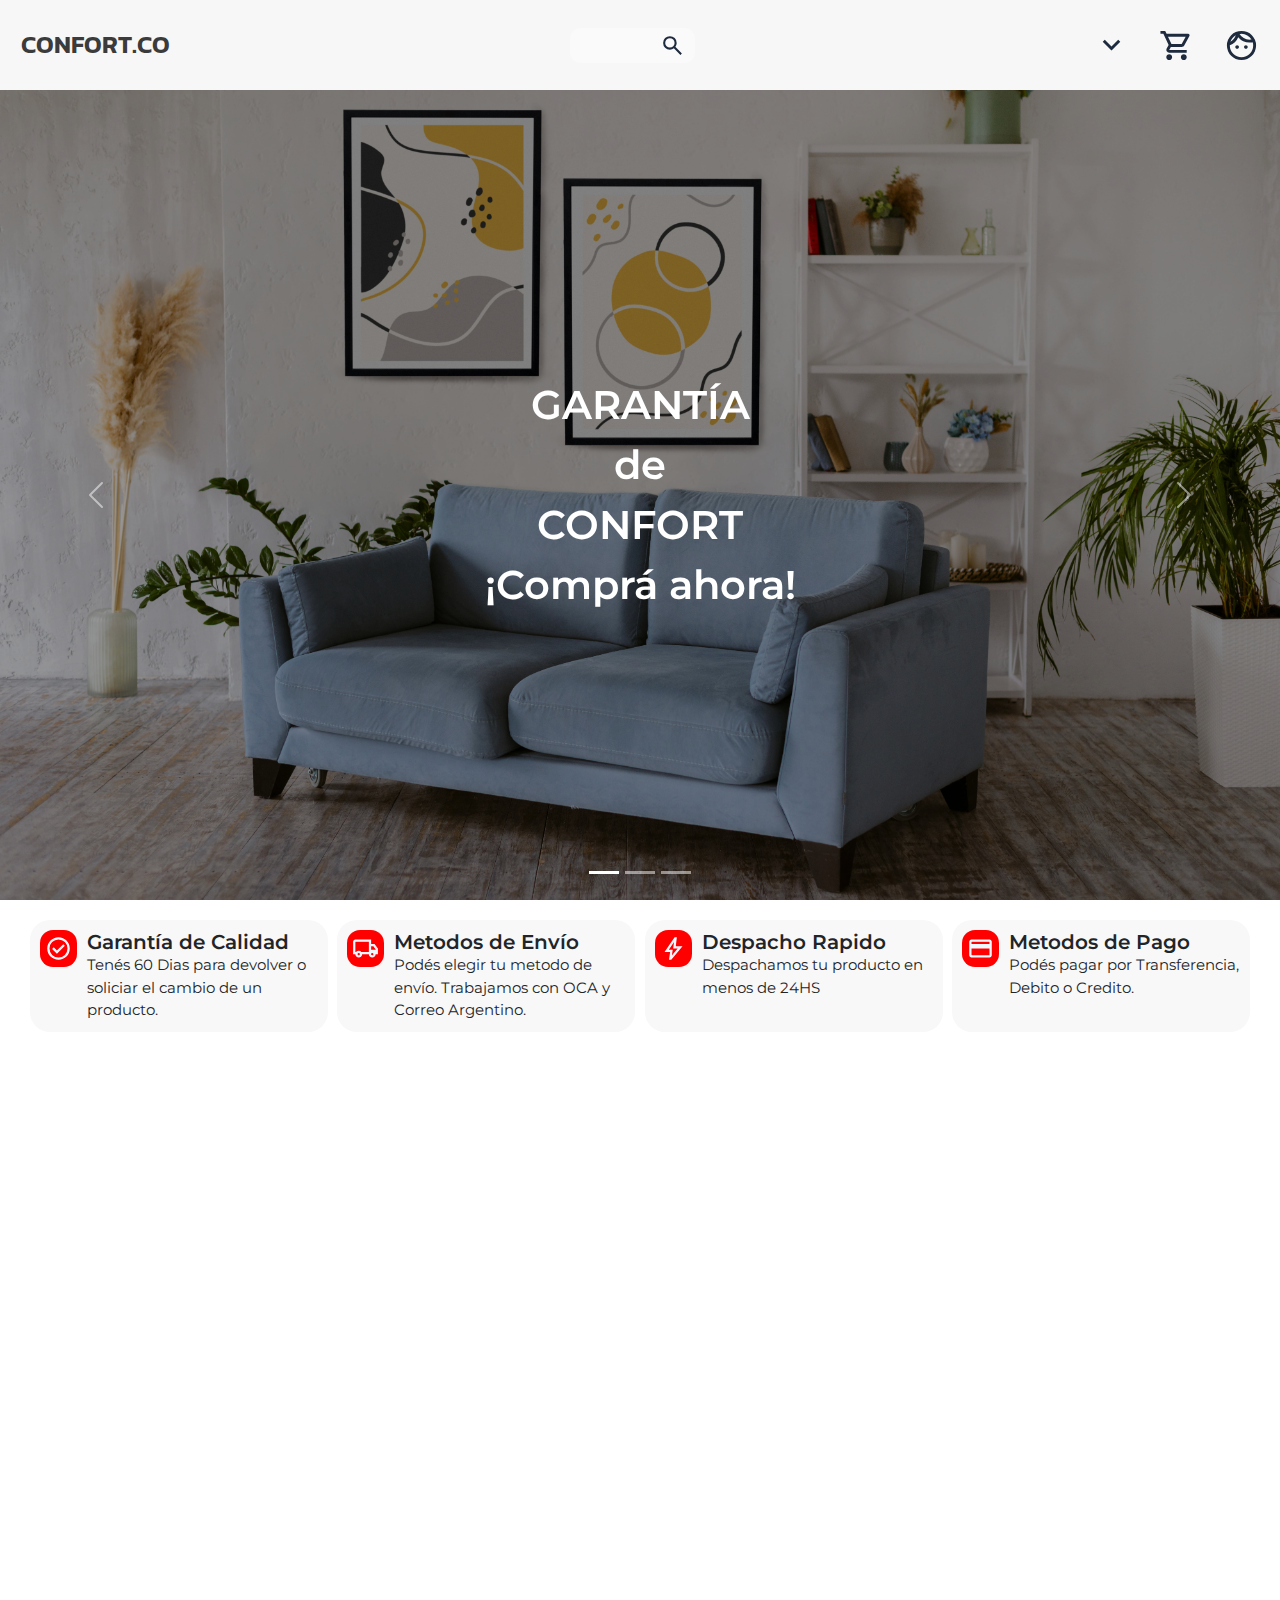
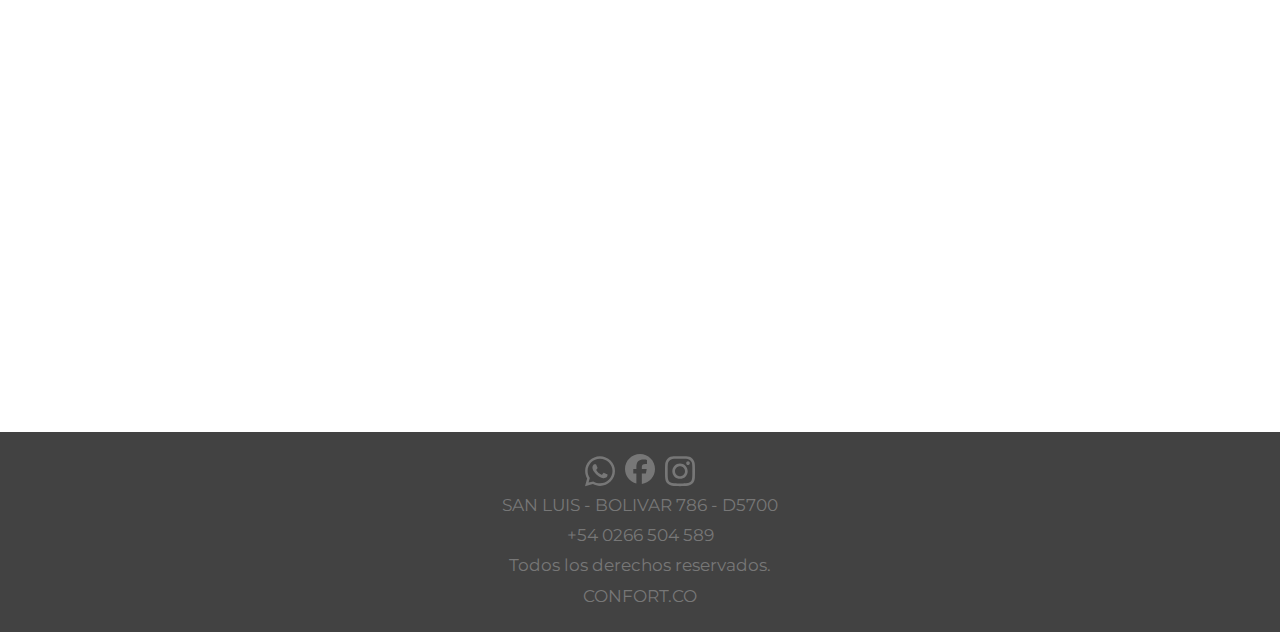
<file: index.html>
<!DOCTYPE html>
<html lang="es">
<head>
    <link href="https://cdn.jsdelivr.net/npm/bootstrap@5.3.3/dist/css/bootstrap.min.css" rel="stylesheet" integrity="sha384-QWTKZyjpPEjISv5WaRU9OFeRpok6YctnYmDr5pNlyT2bRjXh0JMhjY6hW+ALEwIH" crossorigin="anonymous">
    <meta charset="UTF-8">
    <meta name="viewport" content="width=device-width, initial-scale=1.0">
    <title>Confort.CO</title>
    <link rel="stylesheet" href="./css/style.css">
    <link href="https://unpkg.com/aos@2.3.1/dist/aos.css" rel="stylesheet">
</head>
<body>
    <header>
        <nav>
            <a href="#" class="navBrand" id="navBrand">CONFORT.CO</a>
            
            <div class="searchContainer"> 
              <input type="text" id="searchInput">
              <a href="./pages/productsPageSearch.html"><svg xmlns="http://www.w3.org/2000/svg" height="24px" viewBox="0 -960 960 960" width="24px" fill="#5f6368" id="searchButton"><path d="M784-120 532-372q-30 24-69 38t-83 14q-109 0-184.5-75.5T120-580q0-109 75.5-184.5T380-840q109 0 184.5 75.5T640-580q0 44-14 83t-38 69l252 252-56 56ZM380-400q75 0 127.5-52.5T560-580q0-75-52.5-127.5T380-760q-75 0-127.5 52.5T200-580q0 75 52.5 127.5T380-400Z"/></svg>
              </a>
              </div>

            <div class="navUtilityes">
              <div class="dropp">
                  <p class="d-inline-flex gap-1">
                      <button type="button" data-bs-toggle="collapse" data-bs-target="#collapseExample" aria-expanded="false" aria-controls="collapseExample">
                          <svg xmlns="http://www.w3.org/2000/svg" height="24px" viewBox="0 -960 960 960" width="24px" fill="#5f6368" class="iconNav dropdown" id="dropButton"><path d="M480-344 240-584l56-56 184 184 184-184 56 56-240 240Z"/></svg>
                      </button>
                    </p>
                    <div class="collapse" id="collapseExample">
                      <div class="navLinks">
                        <a href="./pages/productsPage.html" id="living">Living</a>
                        <a href="./pages/productsPage.html" id="dormitorio">Dormitorios</a>
                        <a href="./pages/productsPage.html" id="comedor">Comedor</a>
                        <a href="./pages/productsPage.html" id="outlet">Outlet</a>
                      </div>
                    </div>
              </div>
              <div class="navItems">
                <button class="navbar-toggler" type="button" data-bs-toggle="offcanvas" data-bs-target="#offcanvasNavbar" aria-controls="offcanvasNavbar" aria-label="Toggle navigation">
                  <svg xmlns="http://www.w3.org/2000/svg" height="24px" viewBox="0 -960 960 960" width="24px" fill="#5f6368" class="iconNav"><path d="M280-80q-33 0-56.5-23.5T200-160q0-33 23.5-56.5T280-240q33 0 56.5 23.5T360-160q0 33-23.5 56.5T280-80Zm400 0q-33 0-56.5-23.5T600-160q0-33 23.5-56.5T680-240q33 0 56.5 23.5T760-160q0 33-23.5 56.5T680-80ZM246-720l96 200h280l110-200H246Zm-38-80h590q23 0 35 20.5t1 41.5L692-482q-11 20-29.5 31T622-440H324l-44 80h480v80H280q-45 0-68-39.5t-2-78.5l54-98-144-304H40v-80h130l38 80Zm134 280h280-280Z"/></svg>
                </button>
                <div class="offcanvas offcanvas-end" tabindex="-1" id="offcanvasNavbar" aria-labelledby="offcanvasNavbarLabel">
                  <section id="cartPage">
                    <section id="productsCartList">
                    </section>
                    <section id="total">
                      <h3 id="totalH3">El carrito está vacio, vamos a llenarlo!</h3>
                      <h3 id="dolarh3">Valor del Dolar:</h3>
                      <div>
                        <button>Continuar con la compra</button>
                        <button><a href="./productsPage.html">Seguir comprando</a></button>
                      </div>
                    </section>
                  </section>
                </div>
                  <a href="./pages/account.html"><svg xmlns="http://www.w3.org/2000/svg" height="24px" viewBox="0 -960 960 960" width="24px" fill="#5f6368" class="iconNav"><path d="M360-390q-21 0-35.5-14.5T310-440q0-21 14.5-35.5T360-490q21 0 35.5 14.5T410-440q0 21-14.5 35.5T360-390Zm240 0q-21 0-35.5-14.5T550-440q0-21 14.5-35.5T600-490q21 0 35.5 14.5T650-440q0 21-14.5 35.5T600-390ZM480-160q134 0 227-93t93-227q0-24-3-46.5T786-570q-21 5-42 7.5t-44 2.5q-91 0-172-39T390-708q-32 78-91.5 135.5T160-486v6q0 134 93 227t227 93Zm0 80q-83 0-156-31.5T197-197q-54-54-85.5-127T80-480q0-83 31.5-156T197-763q54-54 127-85.5T480-880q83 0 156 31.5T763-763q54 54 85.5 127T880-480q0 83-31.5 156T763-197q-54 54-127 85.5T480-80Zm-54-715q42 70 114 112.5T700-640q14 0 27-1.5t27-3.5q-42-70-114-112.5T480-800q-14 0-27 1.5t-27 3.5ZM177-581q51-29 89-75t57-103q-51 29-89 75t-57 103Zm249-214Zm-103 36Z"/></svg></a>
              </div>
            </div>
        </nav>
    </header>

    <main>
        <section class="indexBanner">
          <div id="carouselExampleIndicators" class="carousel slide" data-bs-ride="carousel">
            <div class="carousel-indicators">
              <button type="button" data-bs-target="#carouselExampleIndicators" data-bs-slide-to="0" class="active" aria-current="true" aria-label="Slide 1"></button>
              <button type="button" data-bs-target="#carouselExampleIndicators" data-bs-slide-to="1" aria-label="Slide 2"></button>
              <button type="button" data-bs-target="#carouselExampleIndicators" data-bs-slide-to="2" aria-label="Slide 3"></button>
            </div>
            <div class="carousel-inner">
              <div class="carousel-item active" data-bs-interval="3000">
                <div>
                  <p>GARANTÍA <br> de <br> CONFORT</p>
                  <p>¡Comprá ahora!</p>
                </div>
                <img src="./images/bannerIndex/pic1.jpg" alt="product">
              </div>
              <div class="carousel-item" data-bs-interval="3000">
                <div>
                  <p>GARANTÍA <br> de <br> CONFORT</p>
                  <p>¡Comprá ahora!</p>
                </div>
                <img src="./images/bannerIndex/pic2.jpg" alt="product">
              </div>
              <div class="carousel-item" data-bs-interval="3000">
                <div>
                  <p>GARANTÍA <br> de <br> CONFORT</p>
                  <p>¡Comprá ahora!</p>
                </div>
                <img src="./images/bannerIndex/pic3.jpg" alt="product">
              </div>
            </div>
            <button class="carousel-control-prev" type="button" data-bs-target="#carouselExampleIndicators" data-bs-slide="prev">
              <span class="carousel-control-prev-icon" aria-hidden="true"></span>
              <span class="visually-hidden">Previous</span>
            </button>
            <button class="carousel-control-next" type="button" data-bs-target="#carouselExampleIndicators" data-bs-slide="next">
              <span class="carousel-control-next-icon" aria-hidden="true"></span>
              <span class="visually-hidden">Next</span>
            </button>
          </div>
        </section>
        <section class="indexInfo">
          <article class="infoCard">
            <img src="./images/icons/check.svg" alt="">
            <div>
              <h6>Garantía de Calidad</h6>
              <p>Tenés 60 Dias para devolver o soliciar el cambio de un producto.</p>
            </div>
          </article>
          <article class="infoCard">
            <img src="./images/icons/camion.svg" alt="">
            <div>
              <h6>Metodos de Envío</h6>
              <p>Podés elegir tu metodo de envío.
              Trabajamos con OCA y Correo Argentino.</p>
            </div>
          </article>
          <article class="infoCard">
            <img src="./images/icons/rayo.svg" alt="">
            <div>
              <h6>Despacho Rapido</h6>
              <p>Despachamos tu producto en menos de 24HS</p>
            </div>
          </article>
          <article class="infoCard">
            <img src="./images/icons/tarjeta.svg" alt="">
            <div>
              <h6>Metodos de Pago</h6>
              <p>Podés pagar por Transferencia, Debito o Credito.</p>
            </div>
          </article>
        </section>
        <section class="indexGrid">
          <div class="gridItem grid1" data-aos="fade-up">
            <a href="./pages/productsPage.html" id="livingCard" class="gridItem grid1">
              <p>Living</p>
              <img src="./images/gridIndex/pic1.avif" alt="product" id="living">
            </a>
          </div>
          <div class="gridItem grid2" data-aos="fade-up">
            <a href="./pages/productsPage.html" id="dormitorioCard" class="gridItem grid2">
              <p>Dormitorio</p>
              <img src="./images/gridIndex/pic2.avif" alt="product">
            </a>
          </div>
          <div class="gridItem grid3" data-aos="fade-up">
            <a href="./pages/productsPage.html" id="comedorCard" class="gridItem grid3">
              <p>Comedor</p>
              <img src="./images/gridIndex/pic3.avif" alt="product">
            </a>
          </div>
          <div class="gridItem grid4" data-aos="fade-up">
            <a href="./pages/productsPage.html" id="outletCard" class="gridItem grid4">
              <p>Outlet</p>
              <img src="./images/gridIndex/pic4.avif" alt="product">
            </a>
          </div>
        </section>
    </main>

    <footer>
      <div class="redes"><a href="#">
        <svg xmlns="http://www.w3.org/2000/svg" viewBox="0 0 448 512"><!--!Font Awesome Free 6.6.0 by @fontawesome - https://fontawesome.com License - https://fontawesome.com/license/free Copyright 2024 Fonticons, Inc.--><path d="M380.9 97.1C339 55.1 283.2 32 223.9 32c-122.4 0-222 99.6-222 222 0 39.1 10.2 77.3 29.6 111L0 480l117.7-30.9c32.4 17.7 68.9 27 106.1 27h.1c122.3 0 224.1-99.6 224.1-222 0-59.3-25.2-115-67.1-157zm-157 341.6c-33.2 0-65.7-8.9-94-25.7l-6.7-4-69.8 18.3L72 359.2l-4.4-7c-18.5-29.4-28.2-63.3-28.2-98.2 0-101.7 82.8-184.5 184.6-184.5 49.3 0 95.6 19.2 130.4 54.1 34.8 34.9 56.2 81.2 56.1 130.5 0 101.8-84.9 184.6-186.6 184.6zm101.2-138.2c-5.5-2.8-32.8-16.2-37.9-18-5.1-1.9-8.8-2.8-12.5 2.8-3.7 5.6-14.3 18-17.6 21.8-3.2 3.7-6.5 4.2-12 1.4-32.6-16.3-54-29.1-75.5-66-5.7-9.8 5.7-9.1 16.3-30.3 1.8-3.7 .9-6.9-.5-9.7-1.4-2.8-12.5-30.1-17.1-41.2-4.5-10.8-9.1-9.3-12.5-9.5-3.2-.2-6.9-.2-10.6-.2-3.7 0-9.7 1.4-14.8 6.9-5.1 5.6-19.4 19-19.4 46.3 0 27.3 19.9 53.7 22.6 57.4 2.8 3.7 39.1 59.7 94.8 83.8 35.2 15.2 49 16.5 66.6 13.9 10.7-1.6 32.8-13.4 37.4-26.4 4.6-13 4.6-24.1 3.2-26.4-1.3-2.5-5-3.9-10.5-6.6z"/></svg>
      </a>
        <a href="#">
          <svg xmlns="http://www.w3.org/2000/svg" viewBox="0 0 512 512"><!--!Font Awesome Free 6.6.0 by @fontawesome - https://fontawesome.com License - https://fontawesome.com/license/free Copyright 2024 Fonticons, Inc.--><path d="M512 256C512 114.6 397.4 0 256 0S0 114.6 0 256C0 376 82.7 476.8 194.2 504.5V334.2H141.4V256h52.8V222.3c0-87.1 39.4-127.5 125-127.5c16.2 0 44.2 3.2 55.7 6.4V172c-6-.6-16.5-1-29.6-1c-42 0-58.2 15.9-58.2 57.2V256h83.6l-14.4 78.2H287V510.1C413.8 494.8 512 386.9 512 256h0z"/></svg>
        </a>
        <a href="#">
          <svg xmlns="http://www.w3.org/2000/svg" viewBox="0 0 448 512"><!--!Font Awesome Free 6.6.0 by @fontawesome - https://fontawesome.com License - https://fontawesome.com/license/free Copyright 2024 Fonticons, Inc.--><path d="M224.1 141c-63.6 0-114.9 51.3-114.9 114.9s51.3 114.9 114.9 114.9S339 319.5 339 255.9 287.7 141 224.1 141zm0 189.6c-41.1 0-74.7-33.5-74.7-74.7s33.5-74.7 74.7-74.7 74.7 33.5 74.7 74.7-33.6 74.7-74.7 74.7zm146.4-194.3c0 14.9-12 26.8-26.8 26.8-14.9 0-26.8-12-26.8-26.8s12-26.8 26.8-26.8 26.8 12 26.8 26.8zm76.1 27.2c-1.7-35.9-9.9-67.7-36.2-93.9-26.2-26.2-58-34.4-93.9-36.2-37-2.1-147.9-2.1-184.9 0-35.8 1.7-67.6 9.9-93.9 36.1s-34.4 58-36.2 93.9c-2.1 37-2.1 147.9 0 184.9 1.7 35.9 9.9 67.7 36.2 93.9s58 34.4 93.9 36.2c37 2.1 147.9 2.1 184.9 0 35.9-1.7 67.7-9.9 93.9-36.2 26.2-26.2 34.4-58 36.2-93.9 2.1-37 2.1-147.8 0-184.8zM398.8 388c-7.8 19.6-22.9 34.7-42.6 42.6-29.5 11.7-99.5 9-132.1 9s-102.7 2.6-132.1-9c-19.6-7.8-34.7-22.9-42.6-42.6-11.7-29.5-9-99.5-9-132.1s-2.6-102.7 9-132.1c7.8-19.6 22.9-34.7 42.6-42.6 29.5-11.7 99.5-9 132.1-9s102.7-2.6 132.1 9c19.6 7.8 34.7 22.9 42.6 42.6 11.7 29.5 9 99.5 9 132.1s2.7 102.7-9 132.1z"/></svg>
        </a>
      </div>
      <p>SAN LUIS - BOLIVAR 786 - D5700</p>
      <p>+54 0266 504 589</p>
      <p>Todos los derechos reservados.</p>
      <p>CONFORT.CO</p>
    </footer>

    <script src="./js/nav.js"></script>
    <script src="https://unpkg.com/aos@2.3.1/dist/aos.js"></script>
    <script src="./js/cart.js"></script>
    <script src="./js/productsList.js"></script>
    <script src="./js/search.js"></script>
    <script>
      AOS.init();
    </script>
    <script src="https://cdn.jsdelivr.net/npm/bootstrap@5.3.3/dist/js/bootstrap.bundle.min.js" integrity="sha384-YvpcrYf0tY3lHB60NNkmXc5s9fDVZLESaAA55NDzOxhy9GkcIdslK1eN7N6jIeHz" crossorigin="anonymous"></script>
</body>
</html>
</file>
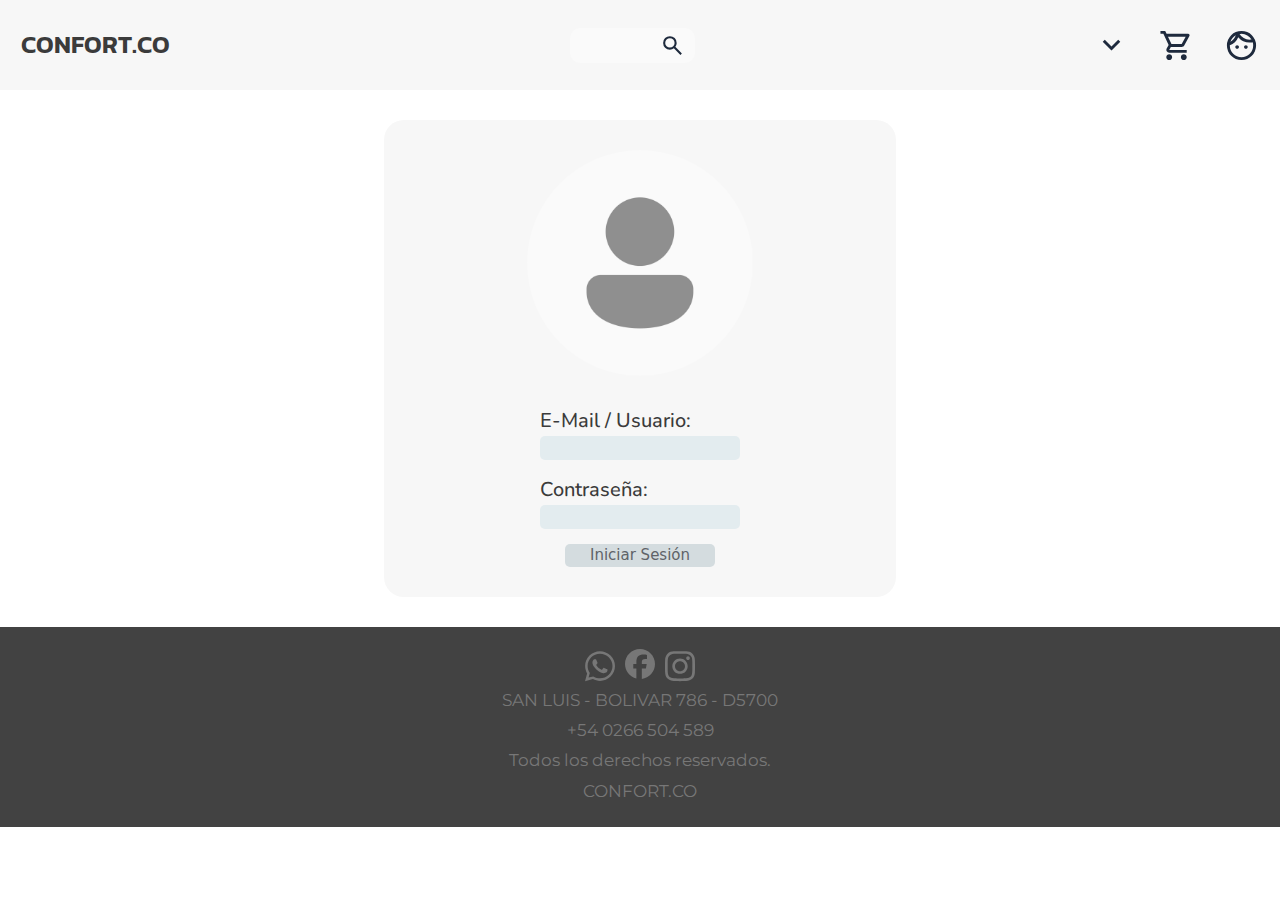
<file: pages/account.html>
<!DOCTYPE html>
<html lang="en">
<head>
    <link href="https://cdn.jsdelivr.net/npm/bootstrap@5.3.3/dist/css/bootstrap.min.css" rel="stylesheet" integrity="sha384-QWTKZyjpPEjISv5WaRU9OFeRpok6YctnYmDr5pNlyT2bRjXh0JMhjY6hW+ALEwIH" crossorigin="anonymous">
    <meta charset="UTF-8">
    <meta name="viewport" content="width=device-width, initial-scale=1.0">
    <link rel="stylesheet" href="../css/style.css">
    <title>Document</title>
</head>
<body>
  <header>
    <nav>
        <a href="../index.html" class="navBrand">CONFORT.CO</a>

        <div class="searchContainer"> 
          <input type="text" id="searchInput">
          <a href="./productsPageSearch.html" id="searchButton"><svg xmlns="http://www.w3.org/2000/svg" height="24px" viewBox="0 -960 960 960" width="24px" fill="#5f6368"><path d="M784-120 532-372q-30 24-69 38t-83 14q-109 0-184.5-75.5T120-580q0-109 75.5-184.5T380-840q109 0 184.5 75.5T640-580q0 44-14 83t-38 69l252 252-56 56ZM380-400q75 0 127.5-52.5T560-580q0-75-52.5-127.5T380-760q-75 0-127.5 52.5T200-580q0 75 52.5 127.5T380-400Z"/></svg>
          </a>
          </div>

        <div class="navUtilityes">
          <div class="dropp">
              <p class="d-inline-flex gap-1">
                  <button type="button" data-bs-toggle="collapse" data-bs-target="#collapseExample" aria-expanded="false" aria-controls="collapseExample">
                      <svg xmlns="http://www.w3.org/2000/svg" height="24px" viewBox="0 -960 960 960" width="24px" fill="#5f6368" class="iconNav dropdown" id="dropButton"><path d="M480-344 240-584l56-56 184 184 184-184 56 56-240 240Z"/></svg>
                  </button>
                </p>
                <div class="collapse" id="collapseExample">
                  <div class="navLinks">
                    <a href="./productsPage.html" id="living">Living</a>
                    <a href="./productsPage.html" id="dormitorio">Dormitorios</a>
                    <a href="./productsPage.html" id="comedor">Comedor</a>
                    <a href="./productsPage.html" id="outlet">Outlet</a>
                  </div>
                </div>
          </div>
          <div class="navItems">
            <button class="navbar-toggler" type="button" data-bs-toggle="offcanvas" data-bs-target="#offcanvasNavbar" aria-controls="offcanvasNavbar" aria-label="Toggle navigation">
              <svg xmlns="http://www.w3.org/2000/svg" height="24px" viewBox="0 -960 960 960" width="24px" fill="#5f6368" class="iconNav"><path d="M280-80q-33 0-56.5-23.5T200-160q0-33 23.5-56.5T280-240q33 0 56.5 23.5T360-160q0 33-23.5 56.5T280-80Zm400 0q-33 0-56.5-23.5T600-160q0-33 23.5-56.5T680-240q33 0 56.5 23.5T760-160q0 33-23.5 56.5T680-80ZM246-720l96 200h280l110-200H246Zm-38-80h590q23 0 35 20.5t1 41.5L692-482q-11 20-29.5 31T622-440H324l-44 80h480v80H280q-45 0-68-39.5t-2-78.5l54-98-144-304H40v-80h130l38 80Zm134 280h280-280Z"/></svg>
            </button>
            <div class="offcanvas offcanvas-end" tabindex="-1" id="offcanvasNavbar" aria-labelledby="offcanvasNavbarLabel">
              <section id="cartPage">
                <section id="productsCartList">
                </section>
                <section id="total">
                  <h3 id="totalH3">El carrito está vacio, vamos a llenarlo!</h3>
                  <h3 id="dolarh3">Valor del Dolar:</h3>
                  <div>
                    <button>Continuar con la compra</button>
                    <button><a href="./productsPage.html">Seguir comprando</a></button>
                  </div>
                </section>
              </section>
            </div>
              <a href="./account.html"><svg xmlns="http://www.w3.org/2000/svg" height="24px" viewBox="0 -960 960 960" width="24px" fill="#5f6368" class="iconNav"><path d="M360-390q-21 0-35.5-14.5T310-440q0-21 14.5-35.5T360-490q21 0 35.5 14.5T410-440q0 21-14.5 35.5T360-390Zm240 0q-21 0-35.5-14.5T550-440q0-21 14.5-35.5T600-490q21 0 35.5 14.5T650-440q0 21-14.5 35.5T600-390ZM480-160q134 0 227-93t93-227q0-24-3-46.5T786-570q-21 5-42 7.5t-44 2.5q-91 0-172-39T390-708q-32 78-91.5 135.5T160-486v6q0 134 93 227t227 93Zm0 80q-83 0-156-31.5T197-197q-54-54-85.5-127T80-480q0-83 31.5-156T197-763q54-54 127-85.5T480-880q83 0 156 31.5T763-763q54 54 85.5 127T880-480q0 83-31.5 156T763-197q-54 54-127 85.5T480-80Zm-54-715q42 70 114 112.5T700-640q14 0 27-1.5t27-3.5q-42-70-114-112.5T480-800q-14 0-27 1.5t-27 3.5ZM177-581q51-29 89-75t57-103q-51 29-89 75t-57 103Zm249-214Zm-103 36Z"/></svg></a>
          </div>
        </div>
    </nav>
</header>
    <main class="accountMain">
      <section class="accountSect">
          <img src="../images/usericon.png" alt="usericon">
          <form method="post">
              <div class="formItem">
                  <label for="nombre">E-Mail / Usuario:</label>
                  <input type="text" id="nombre">
              </div>
              <div class="formItem">
                  <label for="password">Contraseña:</label>
                  <input type="password" id="password">
              </div>
              <input type="submit" value="Iniciar Sesión" class="enviar">
          </form>
      </section>
  </main>


    <footer>
        <div class="redes"><a href="#">
          <svg xmlns="http://www.w3.org/2000/ssvg" viewBox="0 0 448 512"><!--!Font Awesome Free 6.6.0 by @fontawesome - https://fontawesome.com License - https://fontawesome.com/license/free Copyright 2024 Fonticons, Inc.--><path d="M380.9 97.1C339 55.1 283.2 32 223.9 32c-122.4 0-222 99.6-222 222 0 39.1 10.2 77.3 29.6 111L0 480l117.7-30.9c32.4 17.7 68.9 27 106.1 27h.1c122.3 0 224.1-99.6 224.1-222 0-59.3-25.2-115-67.1-157zm-157 341.6c-33.2 0-65.7-8.9-94-25.7l-6.7-4-69.8 18.3L72 359.2l-4.4-7c-18.5-29.4-28.2-63.3-28.2-98.2 0-101.7 82.8-184.5 184.6-184.5 49.3 0 95.6 19.2 130.4 54.1 34.8 34.9 56.2 81.2 56.1 130.5 0 101.8-84.9 184.6-186.6 184.6zm101.2-138.2c-5.5-2.8-32.8-16.2-37.9-18-5.1-1.9-8.8-2.8-12.5 2.8-3.7 5.6-14.3 18-17.6 21.8-3.2 3.7-6.5 4.2-12 1.4-32.6-16.3-54-29.1-75.5-66-5.7-9.8 5.7-9.1 16.3-30.3 1.8-3.7 .9-6.9-.5-9.7-1.4-2.8-12.5-30.1-17.1-41.2-4.5-10.8-9.1-9.3-12.5-9.5-3.2-.2-6.9-.2-10.6-.2-3.7 0-9.7 1.4-14.8 6.9-5.1 5.6-19.4 19-19.4 46.3 0 27.3 19.9 53.7 22.6 57.4 2.8 3.7 39.1 59.7 94.8 83.8 35.2 15.2 49 16.5 66.6 13.9 10.7-1.6 32.8-13.4 37.4-26.4 4.6-13 4.6-24.1 3.2-26.4-1.3-2.5-5-3.9-10.5-6.6z"/></svg>
        </a>
          <a href="#">
            <svg xmlns="http://www.w3.org/2000/svg" viewBox="0 0 512 512"><!--!Font Awesome Free 6.6.0 by @fontawesome - https://fontawesome.com License - https://fontawesome.com/license/free Copyright 2024 Fonticons, Inc.--><path d="M512 256C512 114.6 397.4 0 256 0S0 114.6 0 256C0 376 82.7 476.8 194.2 504.5V334.2H141.4V256h52.8V222.3c0-87.1 39.4-127.5 125-127.5c16.2 0 44.2 3.2 55.7 6.4V172c-6-.6-16.5-1-29.6-1c-42 0-58.2 15.9-58.2 57.2V256h83.6l-14.4 78.2H287V510.1C413.8 494.8 512 386.9 512 256h0z"/></svg>
          </a>
          <a href="#">
            <svg xmlns="http://www.w3.org/2000/svg" viewBox="0 0 448 512"><!--!Font Awesome Free 6.6.0 by @fontawesome - https://fontawesome.com License - https://fontawesome.com/license/free Copyright 2024 Fonticons, Inc.--><path d="M224.1 141c-63.6 0-114.9 51.3-114.9 114.9s51.3 114.9 114.9 114.9S339 319.5 339 255.9 287.7 141 224.1 141zm0 189.6c-41.1 0-74.7-33.5-74.7-74.7s33.5-74.7 74.7-74.7 74.7 33.5 74.7 74.7-33.6 74.7-74.7 74.7zm146.4-194.3c0 14.9-12 26.8-26.8 26.8-14.9 0-26.8-12-26.8-26.8s12-26.8 26.8-26.8 26.8 12 26.8 26.8zm76.1 27.2c-1.7-35.9-9.9-67.7-36.2-93.9-26.2-26.2-58-34.4-93.9-36.2-37-2.1-147.9-2.1-184.9 0-35.8 1.7-67.6 9.9-93.9 36.1s-34.4 58-36.2 93.9c-2.1 37-2.1 147.9 0 184.9 1.7 35.9 9.9 67.7 36.2 93.9s58 34.4 93.9 36.2c37 2.1 147.9 2.1 184.9 0 35.9-1.7 67.7-9.9 93.9-36.2 26.2-26.2 34.4-58 36.2-93.9 2.1-37 2.1-147.8 0-184.8zM398.8 388c-7.8 19.6-22.9 34.7-42.6 42.6-29.5 11.7-99.5 9-132.1 9s-102.7 2.6-132.1-9c-19.6-7.8-34.7-22.9-42.6-42.6-11.7-29.5-9-99.5-9-132.1s-2.6-102.7 9-132.1c7.8-19.6 22.9-34.7 42.6-42.6 29.5-11.7 99.5-9 132.1-9s102.7-2.6 132.1 9c19.6 7.8 34.7 22.9 42.6 42.6 11.7 29.5 9 99.5 9 132.1s2.7 102.7-9 132.1z"/></svg>
          </a>
        </div>
        <p>SAN LUIS - BOLIVAR 786 - D5700</p>
        <p>+54 0266 504 589</p>
        <p>Todos los derechos reservados.</p>
        <p>CONFORT.CO</p>
      </footer>

    <script src="../js/nav.js"></script>
    <script src="../js/cart.js"></script>
    <script src="../js/search.js"></script>
    <script src="https://cdn.jsdelivr.net/npm/bootstrap@5.3.3/dist/js/bootstrap.bundle.min.js" integrity="sha384-YvpcrYf0tY3lHB60NNkmXc5s9fDVZLESaAA55NDzOxhy9GkcIdslK1eN7N6jIeHz" crossorigin="anonymous"></script>
</body>
</html>
</file>
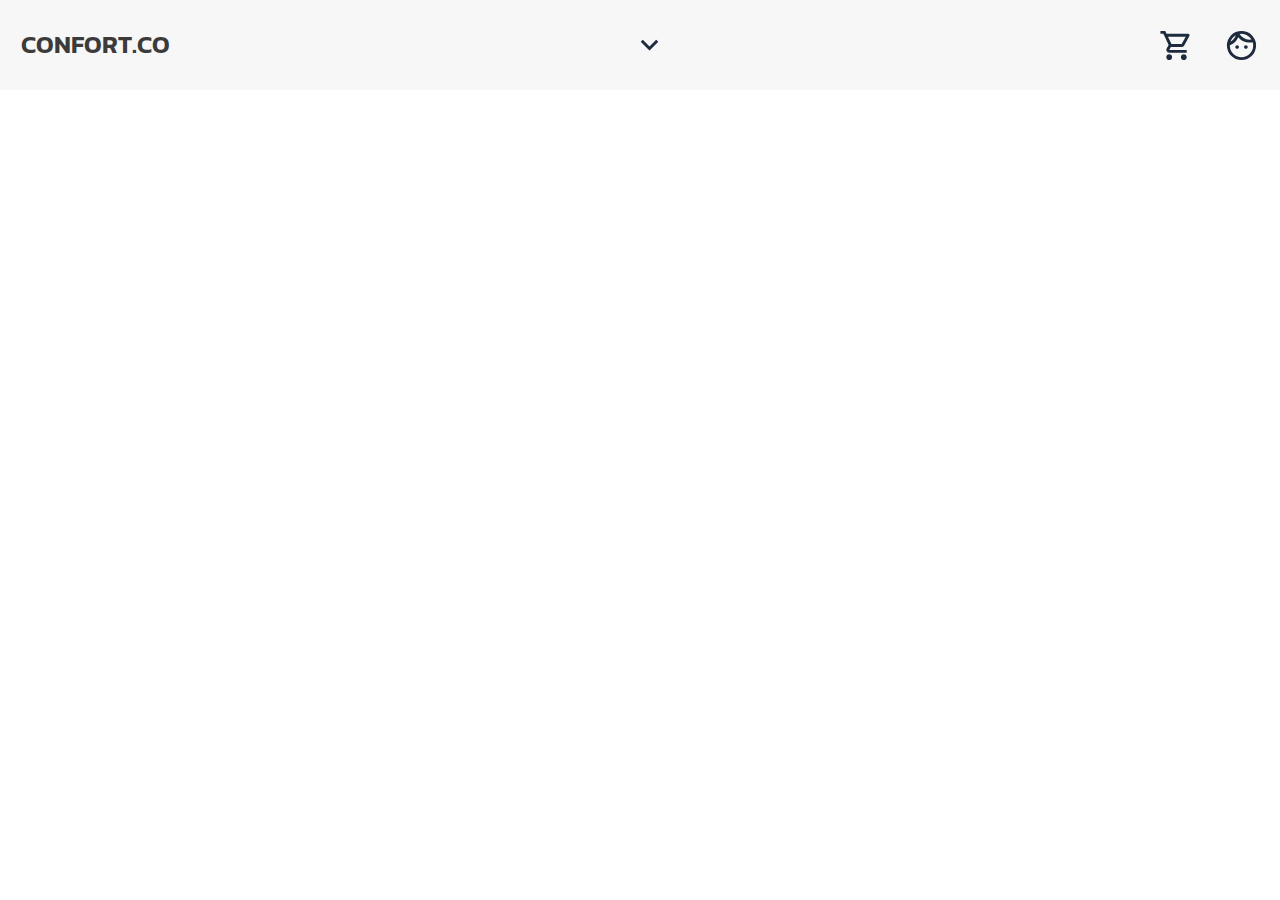
<file: pages/comedor.html>
<!DOCTYPE html>
<html lang="es">
<head>
    <link href="https://cdn.jsdelivr.net/npm/bootstrap@5.3.3/dist/css/bootstrap.min.css" rel="stylesheet" integrity="sha384-QWTKZyjpPEjISv5WaRU9OFeRpok6YctnYmDr5pNlyT2bRjXh0JMhjY6hW+ALEwIH" crossorigin="anonymous">
    <meta charset="UTF-8">
    <meta name="viewport" content="width=device-width, initial-scale=1.0">
    <title>Comedor - Confort.CO</title>
    <link rel="stylesheet" href="../css/style.css">
</head>
<body>
    <header>
        <nav>
            <a href="../index.html" class="navBrand">CONFORT.CO</a>
            <div class="dropp">
                <p class="d-inline-flex gap-1">
                    <button type="button" data-bs-toggle="collapse" data-bs-target="#collapseExample" aria-expanded="false" aria-controls="collapseExample">
                        <svg xmlns="http://www.w3.org/2000/svg" height="24px" viewBox="0 -960 960 960" width="24px" fill="#5f6368" class="iconNav dropdown"><path d="M480-344 240-584l56-56 184 184 184-184 56 56-240 240Z"/></svg>
                    </button>
                  </p>
                  <div class="collapse" id="collapseExample">
                    <div class="navLinks">
                      <a href="./living.html">Living</a>
                      <a href="./dormitorio.html">Dormitorios</a>
                      <a href="./comedor.html" class="sit">Comedor</a>
                      <a href="./oulet.html">Oulet</a>
                    </div>
                  </div>
            </div>
            <div class="navItems">
                <a href=""><svg xmlns="http://www.w3.org/2000/svg" height="24px" viewBox="0 -960 960 960" width="24px" fill="#5f6368" class="iconNav"><path d="M280-80q-33 0-56.5-23.5T200-160q0-33 23.5-56.5T280-240q33 0 56.5 23.5T360-160q0 33-23.5 56.5T280-80Zm400 0q-33 0-56.5-23.5T600-160q0-33 23.5-56.5T680-240q33 0 56.5 23.5T760-160q0 33-23.5 56.5T680-80ZM246-720l96 200h280l110-200H246Zm-38-80h590q23 0 35 20.5t1 41.5L692-482q-11 20-29.5 31T622-440H324l-44 80h480v80H280q-45 0-68-39.5t-2-78.5l54-98-144-304H40v-80h130l38 80Zm134 280h280-280Z"/></svg></a>
                <a href="./account.html"><svg xmlns="http://www.w3.org/2000/svg" height="24px" viewBox="0 -960 960 960" width="24px" fill="#5f6368" class="iconNav"><path d="M360-390q-21 0-35.5-14.5T310-440q0-21 14.5-35.5T360-490q21 0 35.5 14.5T410-440q0 21-14.5 35.5T360-390Zm240 0q-21 0-35.5-14.5T550-440q0-21 14.5-35.5T600-490q21 0 35.5 14.5T650-440q0 21-14.5 35.5T600-390ZM480-160q134 0 227-93t93-227q0-24-3-46.5T786-570q-21 5-42 7.5t-44 2.5q-91 0-172-39T390-708q-32 78-91.5 135.5T160-486v6q0 134 93 227t227 93Zm0 80q-83 0-156-31.5T197-197q-54-54-85.5-127T80-480q0-83 31.5-156T197-763q54-54 127-85.5T480-880q83 0 156 31.5T763-763q54 54 85.5 127T880-480q0 83-31.5 156T763-197q-54 54-127 85.5T480-80Zm-54-715q42 70 114 112.5T700-640q14 0 27-1.5t27-3.5q-42-70-114-112.5T480-800q-14 0-27 1.5t-27 3.5ZM177-581q51-29 89-75t57-103q-51 29-89 75t-57 103Zm249-214Zm-103 36Z"/></svg></a>
            </div>
        </nav>
    </header>

    <script src="https://cdn.jsdelivr.net/npm/bootstrap@5.3.3/dist/js/bootstrap.bundle.min.js" integrity="sha384-YvpcrYf0tY3lHB60NNkmXc5s9fDVZLESaAA55NDzOxhy9GkcIdslK1eN7N6jIeHz" crossorigin="anonymous"></script>
</body>
</html>
</file>
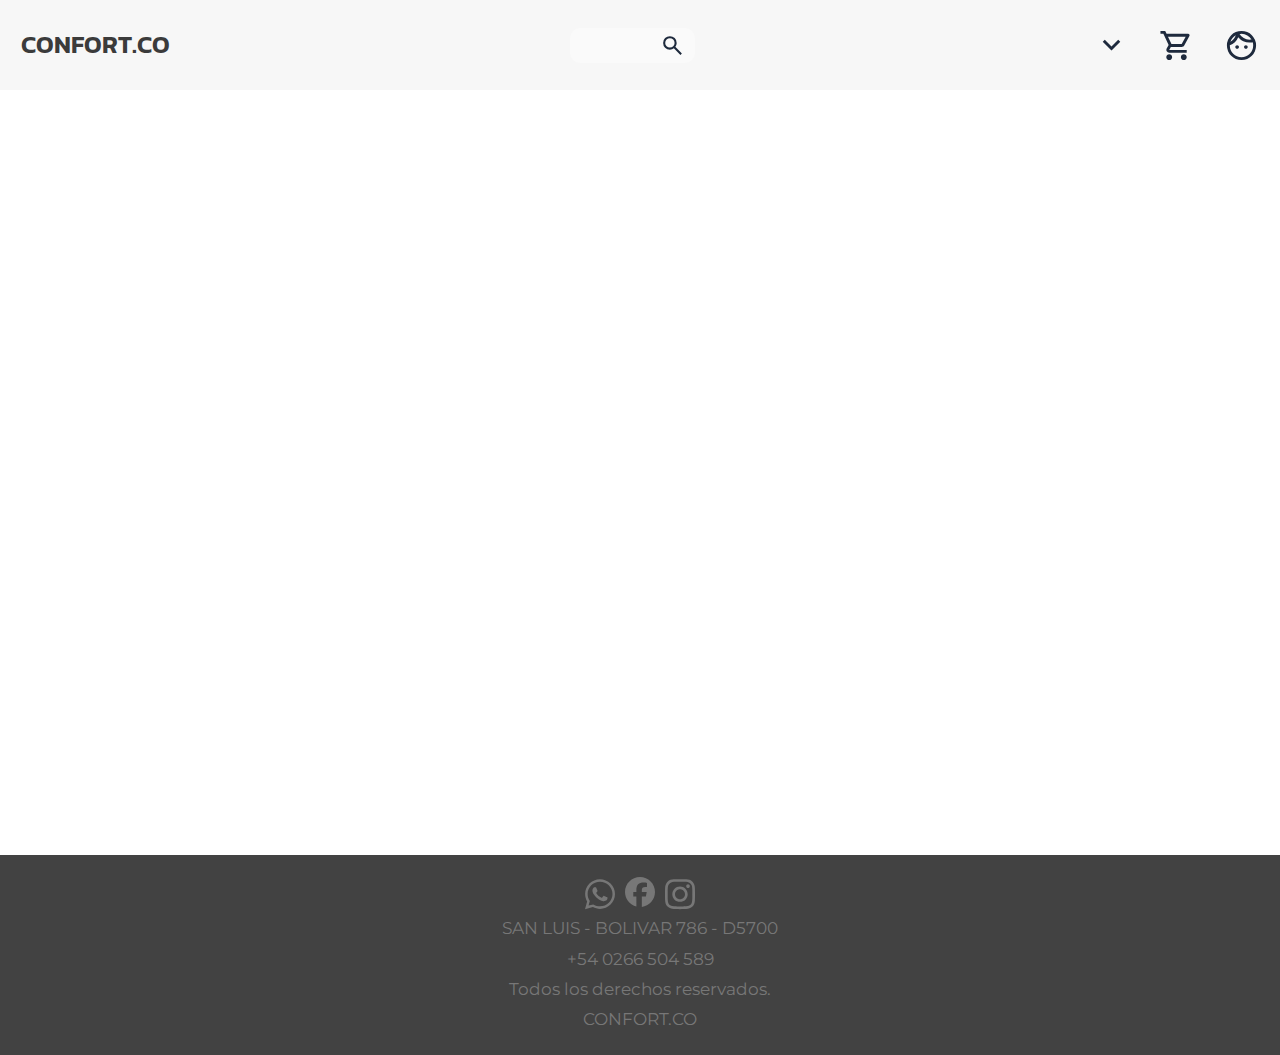
<file: pages/productsPage.html>
<!DOCTYPE html>
<html lang="es">
<head>
    <link href="https://cdn.jsdelivr.net/npm/bootstrap@5.3.3/dist/css/bootstrap.min.css" rel="stylesheet" integrity="sha384-QWTKZyjpPEjISv5WaRU9OFeRpok6YctnYmDr5pNlyT2bRjXh0JMhjY6hW+ALEwIH" crossorigin="anonymous">
    <meta charset="UTF-8">
    <meta name="viewport" content="width=device-width, initial-scale=1.0">
    <link rel="stylesheet" href="../css/style.css">
    <title>Confort.CO</title>
</head>
<body>
    <header>
        <nav>
            <a href="../index.html" class="navBrand">CONFORT.CO</a>

            <div class="searchContainer"> 
              <input type="text" id="searchInput">
              <a href="./productsPageSearch.html" id="searchButton"><svg xmlns="http://www.w3.org/2000/svg" height="24px" viewBox="0 -960 960 960" width="24px" fill="#5f6368"><path d="M784-120 532-372q-30 24-69 38t-83 14q-109 0-184.5-75.5T120-580q0-109 75.5-184.5T380-840q109 0 184.5 75.5T640-580q0 44-14 83t-38 69l252 252-56 56ZM380-400q75 0 127.5-52.5T560-580q0-75-52.5-127.5T380-760q-75 0-127.5 52.5T200-580q0 75 52.5 127.5T380-400Z"/></svg>
              </a>
              </div>

            <div class="navUtilityes">
              <div class="dropp">
                  <p class="d-inline-flex gap-1">
                      <button type="button" data-bs-toggle="collapse" data-bs-target="#collapseExample" aria-expanded="false" aria-controls="collapseExample">
                          <svg xmlns="http://www.w3.org/2000/svg" height="24px" viewBox="0 -960 960 960" width="24px" fill="#5f6368" class="iconNav dropdown" id="dropButton"><path d="M480-344 240-584l56-56 184 184 184-184 56 56-240 240Z"/></svg>
                      </button>
                    </p>
                    <div class="collapse" id="collapseExample">
                      <div class="navLinks">
                        <a href="./productsPage.html" id="living">Living</a>
                        <a href="./productsPage.html" id="dormitorio">Dormitorios</a>
                        <a href="./productsPage.html" id="comedor">Comedor</a>
                        <a href="./productsPage.html" id="outlet">Outlet</a>
                      </div>
                    </div>
              </div>
              <div class="navItems">
                <button class="navbar-toggler" type="button" data-bs-toggle="offcanvas" data-bs-target="#offcanvasNavbar" aria-controls="offcanvasNavbar" aria-label="Toggle navigation">
                  <svg xmlns="http://www.w3.org/2000/svg" height="24px" viewBox="0 -960 960 960" width="24px" fill="#5f6368" class="iconNav"><path d="M280-80q-33 0-56.5-23.5T200-160q0-33 23.5-56.5T280-240q33 0 56.5 23.5T360-160q0 33-23.5 56.5T280-80Zm400 0q-33 0-56.5-23.5T600-160q0-33 23.5-56.5T680-240q33 0 56.5 23.5T760-160q0 33-23.5 56.5T680-80ZM246-720l96 200h280l110-200H246Zm-38-80h590q23 0 35 20.5t1 41.5L692-482q-11 20-29.5 31T622-440H324l-44 80h480v80H280q-45 0-68-39.5t-2-78.5l54-98-144-304H40v-80h130l38 80Zm134 280h280-280Z"/></svg>
                </button>
                <div class="offcanvas offcanvas-end" tabindex="-1" id="offcanvasNavbar" aria-labelledby="offcanvasNavbarLabel">
                  <section id="cartPage">
                    <section id="productsCartList">
                    </section>
                    <section id="total">
                      <h3 id="totalH3">El carrito está vacio, vamos a llenarlo!</h3>
                      <h3 id="dolarh3">Valor del Dolar:</h3>
                      <div>
                        <button>Continuar con la compra</button>
                        <button><a href="./productsPage.html">Seguir comprando</a></button>
                      </div>
                    </section>
                  </section>
                </div>
                  <a href="./account.html"><svg xmlns="http://www.w3.org/2000/svg" height="24px" viewBox="0 -960 960 960" width="24px" fill="#5f6368" class="iconNav"><path d="M360-390q-21 0-35.5-14.5T310-440q0-21 14.5-35.5T360-490q21 0 35.5 14.5T410-440q0 21-14.5 35.5T360-390Zm240 0q-21 0-35.5-14.5T550-440q0-21 14.5-35.5T600-490q21 0 35.5 14.5T650-440q0 21-14.5 35.5T600-390ZM480-160q134 0 227-93t93-227q0-24-3-46.5T786-570q-21 5-42 7.5t-44 2.5q-91 0-172-39T390-708q-32 78-91.5 135.5T160-486v6q0 134 93 227t227 93Zm0 80q-83 0-156-31.5T197-197q-54-54-85.5-127T80-480q0-83 31.5-156T197-763q54-54 127-85.5T480-880q83 0 156 31.5T763-763q54 54 85.5 127T880-480q0 83-31.5 156T763-197q-54 54-127 85.5T480-80Zm-54-715q42 70 114 112.5T700-640q14 0 27-1.5t27-3.5q-42-70-114-112.5T480-800q-14 0-27 1.5t-27 3.5ZM177-581q51-29 89-75t57-103q-51 29-89 75t-57 103Zm249-214Zm-103 36Z"/></svg></a>
              </div>
            </div>
        </nav>
    </header>

    <main>
        <section id="sectProducts" class="sectProducts">
        </section>
    </main>

    <footer>
        <div class="redes"><a href="#">
          <svg xmlns="http://www.w3.org/2000/svg" viewBox="0 0 448 512"><!--!Font Awesome Free 6.6.0 by @fontawesome - https://fontawesome.com License - https://fontawesome.com/license/free Copyright 2024 Fonticons, Inc.--><path d="M380.9 97.1C339 55.1 283.2 32 223.9 32c-122.4 0-222 99.6-222 222 0 39.1 10.2 77.3 29.6 111L0 480l117.7-30.9c32.4 17.7 68.9 27 106.1 27h.1c122.3 0 224.1-99.6 224.1-222 0-59.3-25.2-115-67.1-157zm-157 341.6c-33.2 0-65.7-8.9-94-25.7l-6.7-4-69.8 18.3L72 359.2l-4.4-7c-18.5-29.4-28.2-63.3-28.2-98.2 0-101.7 82.8-184.5 184.6-184.5 49.3 0 95.6 19.2 130.4 54.1 34.8 34.9 56.2 81.2 56.1 130.5 0 101.8-84.9 184.6-186.6 184.6zm101.2-138.2c-5.5-2.8-32.8-16.2-37.9-18-5.1-1.9-8.8-2.8-12.5 2.8-3.7 5.6-14.3 18-17.6 21.8-3.2 3.7-6.5 4.2-12 1.4-32.6-16.3-54-29.1-75.5-66-5.7-9.8 5.7-9.1 16.3-30.3 1.8-3.7 .9-6.9-.5-9.7-1.4-2.8-12.5-30.1-17.1-41.2-4.5-10.8-9.1-9.3-12.5-9.5-3.2-.2-6.9-.2-10.6-.2-3.7 0-9.7 1.4-14.8 6.9-5.1 5.6-19.4 19-19.4 46.3 0 27.3 19.9 53.7 22.6 57.4 2.8 3.7 39.1 59.7 94.8 83.8 35.2 15.2 49 16.5 66.6 13.9 10.7-1.6 32.8-13.4 37.4-26.4 4.6-13 4.6-24.1 3.2-26.4-1.3-2.5-5-3.9-10.5-6.6z"/></svg>
        </a>
          <a href="#">
            <svg xmlns="http://www.w3.org/2000/svg" viewBox="0 0 512 512"><!--!Font Awesome Free 6.6.0 by @fontawesome - https://fontawesome.com License - https://fontawesome.com/license/free Copyright 2024 Fonticons, Inc.--><path d="M512 256C512 114.6 397.4 0 256 0S0 114.6 0 256C0 376 82.7 476.8 194.2 504.5V334.2H141.4V256h52.8V222.3c0-87.1 39.4-127.5 125-127.5c16.2 0 44.2 3.2 55.7 6.4V172c-6-.6-16.5-1-29.6-1c-42 0-58.2 15.9-58.2 57.2V256h83.6l-14.4 78.2H287V510.1C413.8 494.8 512 386.9 512 256h0z"/></svg>
          </a>
          <a href="#">
            <svg xmlns="http://www.w3.org/2000/svg" viewBox="0 0 448 512"><!--!Font Awesome Free 6.6.0 by @fontawesome - https://fontawesome.com License - https://fontawesome.com/license/free Copyright 2024 Fonticons, Inc.--><path d="M224.1 141c-63.6 0-114.9 51.3-114.9 114.9s51.3 114.9 114.9 114.9S339 319.5 339 255.9 287.7 141 224.1 141zm0 189.6c-41.1 0-74.7-33.5-74.7-74.7s33.5-74.7 74.7-74.7 74.7 33.5 74.7 74.7-33.6 74.7-74.7 74.7zm146.4-194.3c0 14.9-12 26.8-26.8 26.8-14.9 0-26.8-12-26.8-26.8s12-26.8 26.8-26.8 26.8 12 26.8 26.8zm76.1 27.2c-1.7-35.9-9.9-67.7-36.2-93.9-26.2-26.2-58-34.4-93.9-36.2-37-2.1-147.9-2.1-184.9 0-35.8 1.7-67.6 9.9-93.9 36.1s-34.4 58-36.2 93.9c-2.1 37-2.1 147.9 0 184.9 1.7 35.9 9.9 67.7 36.2 93.9s58 34.4 93.9 36.2c37 2.1 147.9 2.1 184.9 0 35.9-1.7 67.7-9.9 93.9-36.2 26.2-26.2 34.4-58 36.2-93.9 2.1-37 2.1-147.8 0-184.8zM398.8 388c-7.8 19.6-22.9 34.7-42.6 42.6-29.5 11.7-99.5 9-132.1 9s-102.7 2.6-132.1-9c-19.6-7.8-34.7-22.9-42.6-42.6-11.7-29.5-9-99.5-9-132.1s-2.6-102.7 9-132.1c7.8-19.6 22.9-34.7 42.6-42.6 29.5-11.7 99.5-9 132.1-9s102.7-2.6 132.1 9c19.6 7.8 34.7 22.9 42.6 42.6 11.7 29.5 9 99.5 9 132.1s2.7 102.7-9 132.1z"/></svg>
          </a>
        </div>
        <p>SAN LUIS - BOLIVAR 786 - D5700</p>
        <p>+54 0266 504 589</p>
        <p>Todos los derechos reservados.</p>
        <p>CONFORT.CO</p>
      </footer>

    <script src="../js/nav.js"></script>
    <script src="../js/productsList.js"></script>
    <script src="../js/sectProducts.js"></script>
    <script src="../js/cart.js"></script>
    <script src="../js/search.js"></script>
    <script src="https://cdn.jsdelivr.net/npm/bootstrap@5.3.3/dist/js/bootstrap.bundle.min.js" integrity="sha384-YvpcrYf0tY3lHB60NNkmXc5s9fDVZLESaAA55NDzOxhy9GkcIdslK1eN7N6jIeHz" crossorigin="anonymous"></script>
</body>
</html>
</file>
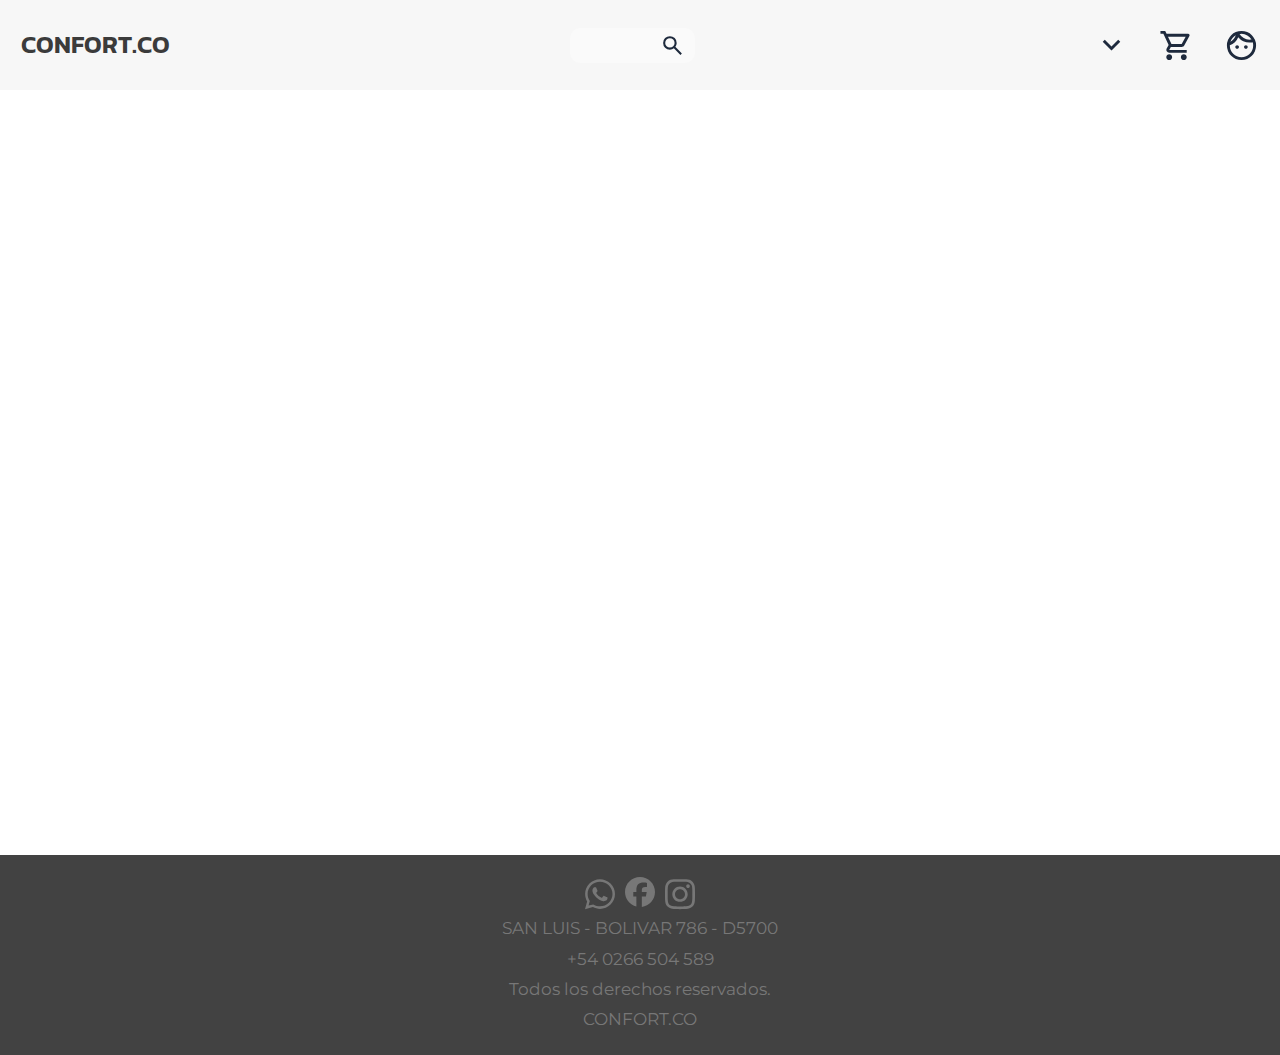
<file: pages/productsPageSearch.html>
<!DOCTYPE html>
<html lang="es">
<head>
    <link href="https://cdn.jsdelivr.net/npm/bootstrap@5.3.3/dist/css/bootstrap.min.css" rel="stylesheet" integrity="sha384-QWTKZyjpPEjISv5WaRU9OFeRpok6YctnYmDr5pNlyT2bRjXh0JMhjY6hW+ALEwIH" crossorigin="anonymous">
    <meta charset="UTF-8">
    <meta name="viewport" content="width=device-width, initial-scale=1.0">
    <link rel="stylesheet" href="../css/style.css">
    <title>Confort.CO</title>
</head>
<body>
    <header>
        <nav>
            <a href="../index.html" class="navBrand">CONFORT.CO</a>

            <div class="searchContainer"> 
              <input type="text" id="searchInput">
              <a href="./productsPageSearch.html" id="searchButton"><svg xmlns="http://www.w3.org/2000/svg" height="24px" viewBox="0 -960 960 960" width="24px" fill="#5f6368"><path d="M784-120 532-372q-30 24-69 38t-83 14q-109 0-184.5-75.5T120-580q0-109 75.5-184.5T380-840q109 0 184.5 75.5T640-580q0 44-14 83t-38 69l252 252-56 56ZM380-400q75 0 127.5-52.5T560-580q0-75-52.5-127.5T380-760q-75 0-127.5 52.5T200-580q0 75 52.5 127.5T380-400Z"/></svg>
              </a>
              </div>

            <div class="navUtilityes">
              <div class="dropp">
                  <p class="d-inline-flex gap-1">
                      <button type="button" data-bs-toggle="collapse" data-bs-target="#collapseExample" aria-expanded="false" aria-controls="collapseExample">
                          <svg xmlns="http://www.w3.org/2000/svg" height="24px" viewBox="0 -960 960 960" width="24px" fill="#5f6368" class="iconNav dropdown" id="dropButton"><path d="M480-344 240-584l56-56 184 184 184-184 56 56-240 240Z"/></svg>
                      </button>
                    </p>
                    <div class="collapse" id="collapseExample">
                      <div class="navLinks">
                        <a href="./productsPage.html" id="living">Living</a>
                        <a href="./productsPage.html" id="dormitorio">Dormitorios</a>
                        <a href="./productsPage.html" id="comedor">Comedor</a>
                        <a href="./productsPage.html" id="outlet">Outlet</a>
                      </div>
                    </div>
              </div>
              <div class="navItems">
                <button class="navbar-toggler" type="button" data-bs-toggle="offcanvas" data-bs-target="#offcanvasNavbar" aria-controls="offcanvasNavbar" aria-label="Toggle navigation">
                  <svg xmlns="http://www.w3.org/2000/svg" height="24px" viewBox="0 -960 960 960" width="24px" fill="#5f6368" class="iconNav"><path d="M280-80q-33 0-56.5-23.5T200-160q0-33 23.5-56.5T280-240q33 0 56.5 23.5T360-160q0 33-23.5 56.5T280-80Zm400 0q-33 0-56.5-23.5T600-160q0-33 23.5-56.5T680-240q33 0 56.5 23.5T760-160q0 33-23.5 56.5T680-80ZM246-720l96 200h280l110-200H246Zm-38-80h590q23 0 35 20.5t1 41.5L692-482q-11 20-29.5 31T622-440H324l-44 80h480v80H280q-45 0-68-39.5t-2-78.5l54-98-144-304H40v-80h130l38 80Zm134 280h280-280Z"/></svg>
                </button>
                <div class="offcanvas offcanvas-end" tabindex="-1" id="offcanvasNavbar" aria-labelledby="offcanvasNavbarLabel">
                  <section id="cartPage">
                    <section id="productsCartList">
                    </section>
                    <section id="total">
                      <h3 id="totalH3">El carrito está vacio, vamos a llenarlo!</h3>
                      <h3 id="dolarh3">Valor del Dolar:</h3>
                      <div>
                        <button>Continuar con la compra</button>
                        <button><a href="./productsPage.html">Seguir comprando</a></button>
                      </div>
                    </section>
                  </section>
                </div>
                  <a href="./account.html"><svg xmlns="http://www.w3.org/2000/svg" height="24px" viewBox="0 -960 960 960" width="24px" fill="#5f6368" class="iconNav"><path d="M360-390q-21 0-35.5-14.5T310-440q0-21 14.5-35.5T360-490q21 0 35.5 14.5T410-440q0 21-14.5 35.5T360-390Zm240 0q-21 0-35.5-14.5T550-440q0-21 14.5-35.5T600-490q21 0 35.5 14.5T650-440q0 21-14.5 35.5T600-390ZM480-160q134 0 227-93t93-227q0-24-3-46.5T786-570q-21 5-42 7.5t-44 2.5q-91 0-172-39T390-708q-32 78-91.5 135.5T160-486v6q0 134 93 227t227 93Zm0 80q-83 0-156-31.5T197-197q-54-54-85.5-127T80-480q0-83 31.5-156T197-763q54-54 127-85.5T480-880q83 0 156 31.5T763-763q54 54 85.5 127T880-480q0 83-31.5 156T763-197q-54 54-127 85.5T480-80Zm-54-715q42 70 114 112.5T700-640q14 0 27-1.5t27-3.5q-42-70-114-112.5T480-800q-14 0-27 1.5t-27 3.5ZM177-581q51-29 89-75t57-103q-51 29-89 75t-57 103Zm249-214Zm-103 36Z"/></svg></a>
              </div>
            </div>
        </nav>
    </header>

    <main>
        <section id="sectProductsSearch" class="sectProducts">
        </section>
    </main>

    <footer>
        <div class="redes"><a href="#">
          <svg xmlns="http://www.w3.org/2000/svg" viewBox="0 0 448 512"><!--!Font Awesome Free 6.6.0 by @fontawesome - https://fontawesome.com License - https://fontawesome.com/license/free Copyright 2024 Fonticons, Inc.--><path d="M380.9 97.1C339 55.1 283.2 32 223.9 32c-122.4 0-222 99.6-222 222 0 39.1 10.2 77.3 29.6 111L0 480l117.7-30.9c32.4 17.7 68.9 27 106.1 27h.1c122.3 0 224.1-99.6 224.1-222 0-59.3-25.2-115-67.1-157zm-157 341.6c-33.2 0-65.7-8.9-94-25.7l-6.7-4-69.8 18.3L72 359.2l-4.4-7c-18.5-29.4-28.2-63.3-28.2-98.2 0-101.7 82.8-184.5 184.6-184.5 49.3 0 95.6 19.2 130.4 54.1 34.8 34.9 56.2 81.2 56.1 130.5 0 101.8-84.9 184.6-186.6 184.6zm101.2-138.2c-5.5-2.8-32.8-16.2-37.9-18-5.1-1.9-8.8-2.8-12.5 2.8-3.7 5.6-14.3 18-17.6 21.8-3.2 3.7-6.5 4.2-12 1.4-32.6-16.3-54-29.1-75.5-66-5.7-9.8 5.7-9.1 16.3-30.3 1.8-3.7 .9-6.9-.5-9.7-1.4-2.8-12.5-30.1-17.1-41.2-4.5-10.8-9.1-9.3-12.5-9.5-3.2-.2-6.9-.2-10.6-.2-3.7 0-9.7 1.4-14.8 6.9-5.1 5.6-19.4 19-19.4 46.3 0 27.3 19.9 53.7 22.6 57.4 2.8 3.7 39.1 59.7 94.8 83.8 35.2 15.2 49 16.5 66.6 13.9 10.7-1.6 32.8-13.4 37.4-26.4 4.6-13 4.6-24.1 3.2-26.4-1.3-2.5-5-3.9-10.5-6.6z"/></svg>
        </a>
          <a href="#">
            <svg xmlns="http://www.w3.org/2000/svg" viewBox="0 0 512 512"><!--!Font Awesome Free 6.6.0 by @fontawesome - https://fontawesome.com License - https://fontawesome.com/license/free Copyright 2024 Fonticons, Inc.--><path d="M512 256C512 114.6 397.4 0 256 0S0 114.6 0 256C0 376 82.7 476.8 194.2 504.5V334.2H141.4V256h52.8V222.3c0-87.1 39.4-127.5 125-127.5c16.2 0 44.2 3.2 55.7 6.4V172c-6-.6-16.5-1-29.6-1c-42 0-58.2 15.9-58.2 57.2V256h83.6l-14.4 78.2H287V510.1C413.8 494.8 512 386.9 512 256h0z"/></svg>
          </a>
          <a href="#">
            <svg xmlns="http://www.w3.org/2000/svg" viewBox="0 0 448 512"><!--!Font Awesome Free 6.6.0 by @fontawesome - https://fontawesome.com License - https://fontawesome.com/license/free Copyright 2024 Fonticons, Inc.--><path d="M224.1 141c-63.6 0-114.9 51.3-114.9 114.9s51.3 114.9 114.9 114.9S339 319.5 339 255.9 287.7 141 224.1 141zm0 189.6c-41.1 0-74.7-33.5-74.7-74.7s33.5-74.7 74.7-74.7 74.7 33.5 74.7 74.7-33.6 74.7-74.7 74.7zm146.4-194.3c0 14.9-12 26.8-26.8 26.8-14.9 0-26.8-12-26.8-26.8s12-26.8 26.8-26.8 26.8 12 26.8 26.8zm76.1 27.2c-1.7-35.9-9.9-67.7-36.2-93.9-26.2-26.2-58-34.4-93.9-36.2-37-2.1-147.9-2.1-184.9 0-35.8 1.7-67.6 9.9-93.9 36.1s-34.4 58-36.2 93.9c-2.1 37-2.1 147.9 0 184.9 1.7 35.9 9.9 67.7 36.2 93.9s58 34.4 93.9 36.2c37 2.1 147.9 2.1 184.9 0 35.9-1.7 67.7-9.9 93.9-36.2 26.2-26.2 34.4-58 36.2-93.9 2.1-37 2.1-147.8 0-184.8zM398.8 388c-7.8 19.6-22.9 34.7-42.6 42.6-29.5 11.7-99.5 9-132.1 9s-102.7 2.6-132.1-9c-19.6-7.8-34.7-22.9-42.6-42.6-11.7-29.5-9-99.5-9-132.1s-2.6-102.7 9-132.1c7.8-19.6 22.9-34.7 42.6-42.6 29.5-11.7 99.5-9 132.1-9s102.7-2.6 132.1 9c19.6 7.8 34.7 22.9 42.6 42.6 11.7 29.5 9 99.5 9 132.1s2.7 102.7-9 132.1z"/></svg>
          </a>
        </div>
        <p>SAN LUIS - BOLIVAR 786 - D5700</p>
        <p>+54 0266 504 589</p>
        <p>Todos los derechos reservados.</p>
        <p>CONFORT.CO</p>
      </footer>

      <script src="../js/nav.js"></script>
      <script src="../js/productsList.js"></script>
      <script src="../js/cart.js"></script>
      <script src="../js/search.js"></script>
    <script src="https://cdn.jsdelivr.net/npm/bootstrap@5.3.3/dist/js/bootstrap.bundle.min.js" integrity="sha384-YvpcrYf0tY3lHB60NNkmXc5s9fDVZLESaAA55NDzOxhy9GkcIdslK1eN7N6jIeHz" crossorigin="anonymous"></script>
</body>
</html>
</file>
<file: css/style.css>
@import url("https://fonts.googleapis.com/css2?family=Kanit:ital,wght@0,100;0,200;0,300;0,400;0,500;0,600;0,700;0,800;0,900;1,100;1,200;1,300;1,400;1,500;1,600;1,700;1,800;1,900&display=swap");
@import url("https://fonts.googleapis.com/css2?family=Nunito:ital,wght@0,200..1000;1,200..1000&display=swap");
@import url("https://fonts.googleapis.com/css2?family=Montserrat:ital,wght@0,100..900;1,100..900&display=swap");
nav {
  display: flex;
  align-items: center;
  justify-content: space-between;
  padding: 1.3em;
  background-color: #F7F7F7;
  height: 10vh;
}

.navBrand {
  font-family: "Kanit", sans-serif;
  font-weight: 600;
  font-size: 25px;
  text-decoration: none;
  color: #3b3b3b;
}

.navUtilityes {
  display: flex;
}

.navItems {
  display: flex;
  gap: 30px;
}
.navItems svg {
  fill: #1E2A3D;
}

.dropp {
  margin-right: 30px;
}
.dropp button {
  border: none;
  background-color: #F7F7F7;
}
.dropp button svg {
  margin: 0;
  fill: #1E2A3D;
  transition: transform 0.5s ease;
}

.navLinks {
  display: flex;
  justify-content: space-between;
  padding: 10px;
}
.navLinks a {
  font-family: "Montserrat", sans-serif;
  font-weight: 500;
  color: #5F6368;
  font-size: 17px;
  text-decoration: none;
  transition: 0.5s;
}
.navLinks a :hover {
  color: black;
}
.navLinks .sit {
  color: #1E2A3D;
  border-bottom: 2px solid black;
}

.iconNav {
  width: 35px;
  height: 100%;
  fill: #1E2A3D;
}

#collapseExample {
  position: absolute;
  left: 0;
  width: 100%;
  background-color: #F7F7F7;
  z-index: 100;
  border-radius: 0 0 10px 10px;
}

.searchContainer {
  display: flex;
  flex-direction: row;
  align-items: center;
  background-color: #fafafa;
  padding: 5px 10px;
  border-radius: 10px;
}
.searchContainer input {
  border: none;
  background-color: #fafafa;
  outline: none;
  width: 80px;
  height: 100%;
  transition: 1s;
}
.searchContainer input:focus {
  width: 400px;
}
.searchContainer a {
  border: none;
  background-color: #fafafa;
}
.searchContainer a svg {
  width: 25px;
  height: 100%;
  fill: #1E2A3D;
}

@media (max-width: 768px) {
  nav {
    justify-content: space-between;
  }
  .navBrand {
    order: 2;
    margin: 0;
  }
  .navUtilityes {
    order: 3;
    gap: 5px;
  }
  .searchContainer {
    order: 1;
  }
  .searchContainer input:focus {
    width: 30vw;
  }
  .dropp {
    margin-right: 0;
  }
  .navItems {
    width: 15vw;
    gap: 5px;
  }
}
@media (max-width: 425px) {
  .searchContainer input {
    width: 5vw;
  }
  .searchContainer input:focus {
    width: 50vw;
  }
  .iconNav {
    width: 30px;
  }
}
footer {
  padding: 20px;
  display: flex;
  flex-direction: column;
  align-items: center;
  justify-content: space-around;
  width: 100%;
  height: 200px;
  background-color: rgb(66, 66, 66);
}
footer div {
  display: flex;
  flex-direction: row;
  gap: 10px;
}
footer div svg {
  width: 30px;
  fill: #777777;
}
footer p {
  color: #777777;
  font-family: "Montserrat", sans-serif;
  font-size: 17px;
}

@media (max-width: 425px) {
  footer {
    height: 100%;
    gap: 5px;
  }
  footer p {
    font-size: 13px;
  }
  footer div svg {
    width: 20px;
  }
}
.infoCard {
  display: flex;
  flex-direction: row;
  background-color: #f8f8f8;
  width: 24%;
  gap: 10px;
  padding: 10px;
  border-radius: 20px;
}
.infoCard img {
  height: 40%;
  background-color: red;
  filter: brightness(2.5);
  border-radius: 13px;
  padding: 5px;
}
.infoCard div {
  display: flex;
  flex-direction: column;
}
.infoCard div h6 {
  font-family: "Montserrat", sans-serif;
  font-weight: 600;
  font-size: 20px;
}
.infoCard div p {
  font-family: "Montserrat", sans-serif;
  font-weight: 400;
  font-size: 15px;
}

@media (max-width: 768px) {
  .infoCard {
    width: 47%;
  }
}
@media (max-width: 425px) {
  .infoCard {
    height: 100%;
    width: 100%;
    align-items: center;
  }
  .infoCard img {
    width: 30px;
    height: 30px;
  }
  .infoCard div h6 {
    font-size: 13px;
  }
  .infoCard div p {
    font-size: 10px;
  }
}
.card {
  border: none;
  width: 24%;
  height: 100%;
  padding: 10px;
}
.card a {
  color: #3b3b3b;
  text-decoration: none;
  display: flex;
  flex-direction: column;
  justify-content: space-between;
}
.card h6 {
  font-family: "Montserrat", sans-serif;
  font-size: 20px;
}
.card p {
  font-family: "Montserrat", sans-serif;
  font-size: 15px;
}
.card .precio {
  color: #3b3b3b;
}
.card .cuotas {
  color: #059405;
}
.card .foto {
  width: 100%;
  height: 250px;
  display: flex;
  flex-direction: row;
  justify-content: center;
  align-items: center;
  background-color: #F7F7F7;
  margin-bottom: 10px;
  padding: 20px;
}
.card .foto:hover {
  opacity: 0.7;
}
.card .foto img {
  width: 100%;
  height: 100%;
  object-fit: contain;
}
.card .foto p {
  position: absolute;
  display: none;
  background-color: rgba(194, 194, 194, 0.616);
}
.card button {
  padding: 3px 5px;
  border: none;
  background-color: #EBEBEB;
  border-radius: 5px;
  transition: 0.3s;
}
.card button p {
  color: #3b3b3b;
}
.card button .noStock {
  display: none;
}
.card button:hover {
  background-color: #dddddd;
}

.infoProd {
  display: flex;
  flex-direction: column;
  justify-content: space-between;
  height: 100%;
  gap: 3px;
}

.nombrePrecio {
  display: flex;
  justify-content: space-between;
  gap: 4px;
}

.disabled .foto {
  filter: brightness(0.7);
}
.disabled .foto img {
  opacity: 0.7;
}
.disabled .foto p {
  padding: 5px 10px;
  display: inline-block;
  color: white;
  border-radius: 10px;
}
.disabled button {
  background-color: #dddddd;
}
.disabled button p {
  display: none;
}
.disabled button .noStock {
  display: inline-block;
}

@media (max-width: 768px) {
  .card {
    width: 48%;
  }
  .card .foto {
    height: 160px;
  }
}
@media (max-width: 425px) {
  .card h6 {
    font-size: 13px;
  }
  .card p {
    font-size: 12px;
  }
  .colores div {
    width: 15px;
    height: 15px;
  }
}
.sectProducts {
  width: 100%;
  min-height: 85vh;
  display: flex;
  justify-content: center;
  padding: 35px;
  flex-wrap: wrap;
}

.productInfo {
  display: flex;
  justify-content: space-between;
  align-items: center;
  width: 98vw;
  min-height: 90vh;
  padding: 90px;
  gap: 25px;
}

.fotos {
  display: flex;
  justify-content: space-between;
  width: 45vw;
  height: 70vh;
  order: 2;
  padding: 15px;
  gap: 15px;
}
.fotos .carousel-item {
  width: 30vw;
  border-radius: 15px;
  background-color: #F7F7F7;
}
.fotos .carousel-item img {
  filter: brightness(0.95);
  width: 30vw;
  height: 70vh;
  object-fit: contain;
}
.fotos .carouselSelect {
  display: flex;
  flex-direction: column;
  justify-content: space-between;
  height: 70vh;
  gap: 15px;
}
.fotos .carouselSelect button {
  border: none;
  background-color: #F7F7F7;
  transition: 0.5s;
}
.fotos .carouselSelect button:hover {
  opacity: 0.7;
}
.fotos .carouselSelect img {
  width: 15vw;
  height: 21vh;
  object-fit: contain;
}
.fotos p {
  display: none;
}

#disabled {
  display: none;
}

.infoProdPage {
  width: 40vw;
  height: 100%;
  display: flex;
  flex-direction: column;
  justify-content: center;
  gap: 15px;
}
.infoProdPage h6 {
  font-family: "Montserrat", sans-serif;
  font-size: 45px;
}
.infoProdPage p {
  font-family: "Montserrat", sans-serif;
  font-size: 20px;
}
.infoProdPage div {
  display: flex;
  justify-content: space-between;
}
.infoProdPage div .precio {
  font-size: 22px;
}
.infoProdPage div .cuotas {
  font-size: 22px;
  color: green;
}
.infoProdPage ul li p {
  font-size: 18px;
}
.infoProdPage button {
  border: none;
  padding: 10px;
  border-radius: 8px;
  transition: 0.5s;
}
.infoProdPage button .noStock {
  position: absolute;
  display: none;
}
.infoProdPage button:hover {
  background-color: #dddddd;
}

#colores {
  display: flex;
  justify-content: flex-start;
  gap: 15px;
}
#colores div {
  width: 35px;
  height: 35px;
  border-radius: 50%;
  transition: 0.2s;
}
#colores div:focus {
  border: 3px solid rgb(185, 185, 185);
}
#colores .gris {
  background-color: grey;
}
#colores .rojo {
  background-color: rgb(158, 4, 4);
}
#colores .azul {
  background-color: rgb(0, 0, 160);
}
#colores .negro {
  background-color: black;
}

.accountMain {
  display: flex;
  justify-content: center;
}

.accountSect {
  background-color: #F7F7F7;
  display: flex;
  align-items: center;
  justify-content: center;
  width: 40%;
  margin: 30px;
  padding: 30px;
  gap: 30px;
  flex-direction: column;
  border-radius: 20px;
}
.accountSect img {
  width: 50%;
  border-radius: 50%;
}
.accountSect form {
  display: flex;
  flex-direction: column;
  align-items: center;
  gap: 15px;
}

.formItem {
  display: flex;
  flex-direction: column;
}
.formItem label {
  font-family: "Nunito", sans-serif;
  color: #3b3b3b;
  font-size: 20px;
  font-weight: 500;
}
.formItem input {
  width: 200px;
  border-radius: 5px;
  border: none;
  background-color: #E3ECEF;
}

.enviar {
  background-color: #d4dcdf;
  border: none;
  border-radius: 5px;
  font-family: #3b3b3b;
  font-size: 15px;
  transition: 1s;
  color: #5F6368;
  width: 150px;
}
.enviar:hover {
  transform: scale(1.1);
}

@media (max-width: 425px) {
  .accountSect {
    width: 80%;
    height: 500px;
  }
  .accountSect img {
    width: 70%;
  }
}
.carousel-item {
  position: relative;
}
.carousel-item div {
  display: flex;
  flex-direction: column;
  width: 50%;
  height: 90vh;
  position: absolute;
  z-index: 2;
  justify-content: center;
  top: 50%;
  left: 50%;
  transform: translate(-50%, -50%);
}
.carousel-item div p {
  text-align: center;
  color: #ffffff;
  font-size: 40px;
  font-family: "Montserrat", sans-serif;
  font-weight: 600;
}
.carousel-item img {
  object-fit: cover;
  width: 100%;
  height: 90vh;
  z-index: 1;
  filter: brightness(0.6);
}

.indexInfo {
  display: flex;
  flex-direction: row;
  justify-content: space-evenly;
  padding: 20px;
}

.indexGrid {
  position: relative;
  width: 100%;
  display: grid;
  grid-template-columns: repeat(2, 1fr);
  grid-template-rows: 300px 300px 300px;
  grid-template-areas: "area3 area1" "area4 area1" "area2 area2";
  gap: 20px;
  padding: 20px;
}
.indexGrid .grid1 {
  grid-area: area1;
}
.indexGrid .grid2 {
  grid-area: area2;
}
.indexGrid .grid3 {
  grid-area: area3;
}
.indexGrid .grid4 {
  grid-area: area4;
}
.indexGrid img {
  filter: brightness(0.6);
  width: 100%;
  height: 100%;
  object-fit: cover;
  border-radius: 5px;
}

.gridItem {
  text-decoration: none;
  position: relative;
  overflow: hidden;
}
.gridItem p {
  position: absolute;
  z-index: 2;
  color: #ffffff;
  font-family: "Montserrat", sans-serif;
  font-size: 40px;
  font-weight: 600;
  top: 50%;
  left: 50%;
  transform: translate(-50%, -50%);
  transition: 1s;
}
.gridItem img {
  z-index: 1;
  transition: 1s;
}
.gridItem:hover img {
  transform: scale(1.05);
}

@media (max-width: 768px) {
  .indexInfo {
    flex-wrap: wrap;
    gap: 10px;
  }
}
@media (max-width: 425px) {
  .carousel-item div p {
    font-size: 20px;
  }
  .carousel-item img {
    height: 250px;
  }
  .indexGrid {
    gap: 10px;
    grid-template-rows: 140px 140px 140px;
  }
  .gridItem p {
    font-size: 25px;
  }
}
#cartPage {
  display: flex;
  flex-direction: column;
  height: 100vh;
  padding: 30px;
  margin-top: 10vh;
}

#offcanvasNavbar {
  width: 40vw;
}

#cantidad {
  display: flex;
  align-items: center;
  gap: 3px;
}
#cantidad p {
  font-family: "Nunito", sans-serif;
  color: #5F6368;
  font-size: 13px;
}

#productsCartList {
  width: 100%;
  height: 100%;
  box-shadow: 0px 0px 5px 0px rgba(0, 0, 0, 0.75);
  -webkit-box-shadow: 0px 0px 5px 0px rgba(0, 0, 0, 0.75);
  -moz-box-shadow: 0px 0px 5px 0px rgba(0, 0, 0, 0.75);
  border-radius: 15px;
  padding: 15px;
  display: flex;
  flex-direction: column;
  gap: 15px;
}
#productsCartList .cardCartList {
  display: flex;
  gap: 5px;
  padding: 10px;
  width: 100%;
  height: auto;
  border-radius: 5px;
  box-shadow: 0px 0px 2px 0px rgba(0, 0, 0, 0.75);
  -webkit-box-shadow: 0px 0px 2px 0px rgba(0, 0, 0, 0.75);
  -moz-box-shadow: 0px 0px 2px 0px rgba(0, 0, 0, 0.75);
}
#productsCartList .cardCartList .cardCartListInfo {
  width: 80%;
}
#productsCartList .cardCartList .cardCartListInfo h3 {
  font-family: "Montserrat", sans-serif;
  color: #3b3b3b;
  font-size: 15px;
  margin: 0;
}
#productsCartList .cardCartList .cardCartListInfo p {
  font-family: "Nunito", sans-serif;
  color: #5F6368;
  font-size: 13px;
}
#productsCartList .cardCartList .cardCartListInfo button {
  border: none;
  background-color: rgb(190, 26, 26);
  color: rgb(231, 231, 231);
  padding: 3px 5px;
  font-family: "Montserrat", sans-serif;
  font-size: 12px;
  border-radius: 5px;
}
#productsCartList .cardCartList img {
  width: 20%;
  height: 85px;
  object-fit: contain;
}

#total {
  width: 100%;
  height: 100%;
  min-height: 80vh;
  padding: 20px;
}
#total h3 {
  font-family: "Nunito", sans-serif;
  color: #3b3b3b;
  font-size: 40px;
}
#total button {
  border: none;
  padding: 5px 10px;
  border-radius: 5px;
  background-color: rgb(112, 231, 132);
  font-family: "Nunito", sans-serif;
  color: #3b3b3b;
}
#total button a {
  text-decoration: none;
  color: #3b3b3b;
}

@media (max-width: 768px) {
  .sectProducts {
    padding: 10px;
  }
  .card {
    width: 30%;
  }
  .card h6 {
    font-size: 18px;
  }
  .card p {
    font-size: 13px;
  }
  .productInfo {
    padding: 40px;
  }
  .productInfo .infoProdPage {
    gap: 10px;
  }
  .productInfo .infoProdPage h6 {
    font-size: 22px;
  }
  .productInfo .infoProdPage p {
    font-size: 13px;
  }
  #colores div {
    width: 20px;
    height: 20px;
  }
  #cartPage {
    padding: 15px;
  }
  #offcanvasNavbar {
    width: 70vw;
  }
  #total h3 {
    font-size: 25px;
  }
  footer {
    height: 100%;
    gap: 5px;
  }
  footer p {
    font-size: 13px;
  }
  footer div svg {
    width: 20px;
  }
}
@media (max-width: 540px) {
  .nombrePrecio {
    display: flex;
    flex-direction: column;
  }
  .productInfo {
    flex-direction: column;
    align-items: center;
    justify-content: center;
    padding: 15px;
    width: 100%;
    gap: 0;
  }
  .productInfo .fotos {
    order: 1;
    flex-direction: column;
    width: 70vw;
    justify-content: center;
    align-items: center;
    padding: 0;
  }
  .productInfo .fotos .carousel-item {
    width: 70vw;
    height: 40vh;
  }
  .productInfo .fotos .carousel-item img {
    width: 70vw;
    height: 100%;
  }
  .productInfo .fotos .carouselSelect {
    flex-direction: row;
    height: 15vh;
    width: 70vw;
    gap: 5px;
  }
  .productInfo .fotos .carouselSelect img {
    height: 100%;
    width: 22vw;
    padding: 10px;
  }
  .productInfo .infoProdPage {
    order: 2;
    width: 70vw;
  }
  .productInfo .infoProdPage h6 {
    font-size: 30px;
  }
  .productInfo .infoProdPage p {
    font-size: 15px;
  }
}
@media (max-width: 425px) {
  .sectProducts {
    padding: 5px;
  }
  .card {
    width: 45%;
  }
  #cartPage {
    gap: 5px;
    padding: 23px;
  }
  #offcanvasNavbar {
    width: 90vw;
  }
  #productsCartList {
    width: 100%;
    min-height: 0;
  }
  #productsCartList .cardCartList .cardCartListInfo h3 {
    font-size: 13px;
  }
  #productsCartList .cardCartList .cardCartListInfo p {
    font-size: 10px;
  }
  #productsCartList .cardCartList .cardCartListInfo img {
    height: 50px;
  }
  #total {
    width: 90vw;
    padding: 10px;
    min-height: 0;
    display: flex;
    flex-direction: column;
  }
  #total h3 {
    font-size: 20px;
    text-wrap: wrap;
    padding: 10px;
  }
  #total div {
    display: flex;
    flex-direction: column;
  }
  #total div button {
    width: 50vw;
  }
}
body {
  background-color: #ffffff;
}

* {
  margin: 0;
  padding: 0;
  box-sizing: border-box;
}

p, h6 {
  margin: 0;
}

/*# sourceMappingURL=style.css.map */
</file>
